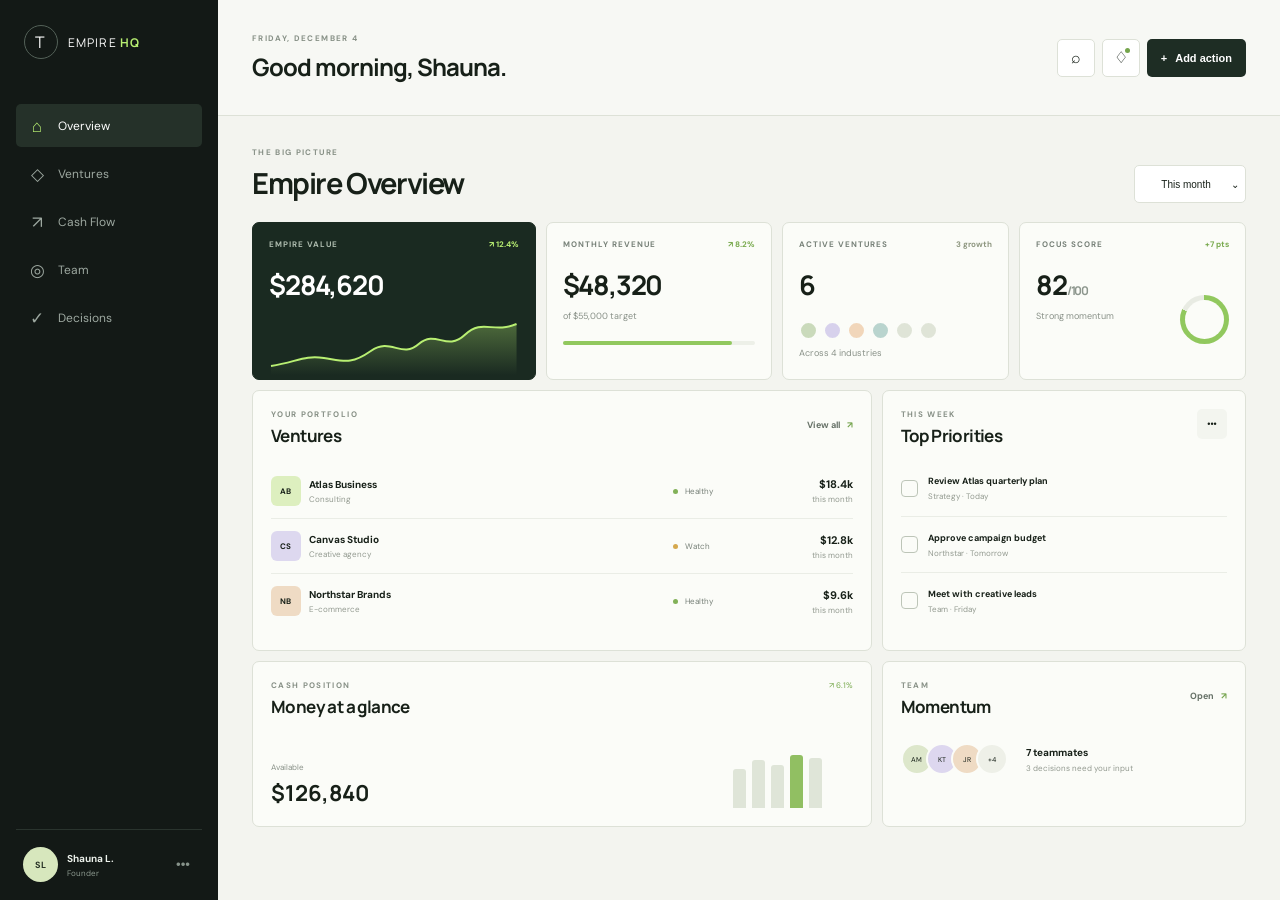
<file: index.html>
<!DOCTYPE html>
<html lang="en">
<head>
  <meta charset="UTF-8" />
  <meta name="viewport" content="width=device-width, initial-scale=1.0" />
  <meta name="theme-color" content="#111714" />
  <meta name="description" content="T-Business Empire HQ — a command center for building, managing, and scaling a modern business empire." />
  <title>T-Business Empire HQ</title>
  <link rel="preconnect" href="https://fonts.googleapis.com">
  <link rel="preconnect" href="https://fonts.gstatic.com" crossorigin>
  <link href="https://fonts.googleapis.com/css2?family=DM+Sans:wght@400;500;600;700&family=Manrope:wght@600;700;800&display=swap" rel="stylesheet">
  <link rel="stylesheet" href="styles.css" />
  <script src="script.js" defer></script>
</head>
<body>
  <aside class="sidebar" id="sidebar">
    <a class="brand" href="#" aria-label="Empire HQ home">
      <span class="brand-mark">T</span>
      <span>EMPIRE <b>HQ</b></span>
    </a>
    <nav class="side-nav" aria-label="Main navigation">
      <a class="active" href="#overview"><span class="nav-icon">⌂</span><span>Overview</span></a>
      <a href="#ventures"><span class="nav-icon">◇</span><span>Ventures</span></a>
      <a href="#money"><span class="nav-icon">↗</span><span>Cash Flow</span></a>
      <a href="#team"><span class="nav-icon">◎</span><span>Team</span></a>
      <a href="#decisions"><span class="nav-icon">✓</span><span>Decisions</span></a>
    </nav>
    <div class="sidebar-bottom">
      <div class="avatar">SL</div>
      <div><strong>Shauna L.</strong><span>Founder</span></div>
      <button aria-label="Account menu">•••</button>
    </div>
  </aside>

  <main class="main-shell">
    <header class="topbar">
      <button class="menu-toggle" id="menuToggle" aria-label="Open menu"><span></span><span></span><span></span></button>
      <div>
        <span class="date-label" id="dateLabel">MONDAY, 19 NOVEMBER</span>
        <h1>Good morning, Shauna.</h1>
      </div>
      <div class="top-actions">
        <button class="icon-button" aria-label="Search">⌕</button>
        <button class="icon-button notification" aria-label="Notifications">♢<i></i></button>
        <button class="add-button" id="addAction">+ <span>Add action</span></button>
      </div>
    </header>

    <section class="content" id="overview">
      <div class="section-heading">
        <div><span class="eyebrow">THE BIG PICTURE</span><h2>Empire Overview</h2></div>
        <button class="period-button">This month <span>⌄</span></button>
      </div>

      <div class="metric-grid">
        <article class="metric-card dark-card">
          <div class="metric-top"><span>EMPIRE VALUE</span><span class="trend positive">↗ 12.4%</span></div>
          <strong>$284,620</strong>
          <div class="sparkline" aria-label="Empire value trend"><svg viewBox="0 0 250 58" role="img"><defs><linearGradient id="area" x1="0" y1="0" x2="0" y2="1"><stop offset="0" stop-color="#b8ef72" stop-opacity=".32"/><stop offset="1" stop-color="#b8ef72" stop-opacity="0"/></linearGradient></defs><path d="M2 49 C28 45,35 38,55 41 S82 48,102 34 S133 42,150 27 S178 35,196 18 S224 17,248 7 L248 58 L2 58 Z" fill="url(#area)"/><path d="M2 49 C28 45,35 38,55 41 S82 48,102 34 S133 42,150 27 S178 35,196 18 S224 17,248 7" fill="none" stroke="#b8ef72" stroke-width="2"/></svg></div>
        </article>
        <article class="metric-card"><div class="metric-top"><span>MONTHLY REVENUE</span><span class="trend positive">↗ 8.2%</span></div><strong>$48,320</strong><p>of $55,000 target</p><div class="progress"><i style="width:88%"></i></div></article>
        <article class="metric-card"><div class="metric-top"><span>ACTIVE VENTURES</span><span class="trend neutral">3 growth</span></div><strong>6</strong><div class="venture-dots"><i></i><i></i><i></i><i></i><i></i><i></i></div><p>Across 4 industries</p></article>
        <article class="metric-card"><div class="metric-top"><span>FOCUS SCORE</span><span class="trend positive">+7 pts</span></div><strong>82<span>/100</span></strong><div class="focus-ring"><i></i></div><p>Strong momentum</p></article>
      </div>

      <div class="dashboard-grid">
        <article class="panel ventures-panel" id="ventures">
          <div class="panel-header"><div><span class="eyebrow">YOUR PORTFOLIO</span><h3>Ventures</h3></div><a href="#">View all <span>↗</span></a></div>
          <div class="venture-list">
            <div class="venture-row"><div class="venture-logo lime">AB</div><div class="venture-name"><strong>Atlas Business</strong><span>Consulting</span></div><div class="venture-health"><span class="health-dot"></span> Healthy</div><div class="venture-revenue"><strong>$18.4k</strong><span>this month</span></div></div>
            <div class="venture-row"><div class="venture-logo lilac">CS</div><div class="venture-name"><strong>Canvas Studio</strong><span>Creative agency</span></div><div class="venture-health"><span class="health-dot amber"></span> Watch</div><div class="venture-revenue"><strong>$12.8k</strong><span>this month</span></div></div>
            <div class="venture-row"><div class="venture-logo peach">NB</div><div class="venture-name"><strong>Northstar Brands</strong><span>E-commerce</span></div><div class="venture-health"><span class="health-dot"></span> Healthy</div><div class="venture-revenue"><strong>$9.6k</strong><span>this month</span></div></div>
          </div>
        </article>

        <article class="panel priorities-panel" id="decisions">
          <div class="panel-header"><div><span class="eyebrow">THIS WEEK</span><h3>Top Priorities</h3></div><button class="more-button" aria-label="More options">•••</button></div>
          <div class="priority-list">
            <label><input type="checkbox"><span class="checkmark"></span><span class="priority-copy"><strong>Review Atlas quarterly plan</strong><small>Strategy · Today</small></span></label>
            <label><input type="checkbox"><span class="checkmark"></span><span class="priority-copy"><strong>Approve campaign budget</strong><small>Northstar · Tomorrow</small></span></label>
            <label><input type="checkbox"><span class="checkmark"></span><span class="priority-copy"><strong>Meet with creative leads</strong><small>Team · Friday</small></span></label>
          </div>
        </article>

        <article class="panel cash-panel" id="money">
          <div class="panel-header"><div><span class="eyebrow">CASH POSITION</span><h3>Money at a glance</h3></div><span class="trend positive">↗ 6.1%</span></div>
          <div class="cash-content"><div><span>Available</span><strong>$126,840</strong></div><div class="cash-chart"><div class="cash-bar" style="--h:68%"></div><div class="cash-bar" style="--h:82%"></div><div class="cash-bar" style="--h:74%"></div><div class="cash-bar active" style="--h:92%"></div><div class="cash-bar" style="--h:86%"></div></div></div>
        </article>

        <article class="panel team-panel" id="team">
          <div class="panel-header"><div><span class="eyebrow">TEAM</span><h3>Momentum</h3></div><a href="#">Open <span>↗</span></a></div>
          <div class="team-content"><div class="avatar-stack"><i>AM</i><i>KT</i><i>JR</i><i>+4</i></div><div><strong>7 teammates</strong><span>3 decisions need your input</span></div></div>
        </article>
      </div>
    </section>
  </main>

  <div class="modal" id="actionModal" aria-hidden="true">
    <div class="modal-card" role="dialog" aria-modal="true" aria-labelledby="modalTitle">
      <button class="modal-close" id="modalClose" aria-label="Close">×</button>
      <span class="eyebrow">NEW ITEM</span>
      <h2 id="modalTitle">Add an action</h2>
      <form id="actionForm">
        <label>Action name<input type="text" required placeholder="What needs to happen?"></label>
        <label>Category<select><option>Strategy</option><option>Operations</option><option>Finance</option><option>Team</option></select></label>
        <button class="submit-button" type="submit">Add to priorities</button>
      </form>
    </div>
  </div>
</body>
</html>
</file>
<file: styles.css>
:root{--ink:#172018;--forest:#18231c;--green:#b8ef72;--lime:#daf6ab;--paper:#f3f4ef;--panel:#fbfcf8;--line:#dde1d7;--muted:#7c867d}*{box-sizing:border-box}html{scroll-behavior:smooth}body{margin:0;font-family:'DM Sans',sans-serif;background:var(--paper);color:var(--ink);-webkit-font-smoothing:antialiased}.sidebar{position:fixed;left:0;top:0;bottom:0;width:218px;padding:25px 16px 18px;background:#131916;color:#edf2ec;display:flex;flex-direction:column;z-index:20}.brand{display:flex;align-items:center;gap:10px;color:#fff;text-decoration:none;font-family:'Manrope',sans-serif;font-size:12px;letter-spacing:1.1px;margin:0 8px 45px}.brand b{color:var(--green)}.brand-mark{width:34px;height:34px;border:1px solid #536158;border-radius:50%;display:grid;place-items:center;font-size:16px}.side-nav{display:grid;gap:5px}.side-nav a{height:43px;padding:0 12px;display:flex;align-items:center;gap:12px;border-radius:5px;text-decoration:none;color:#9da8a0;font-size:12px}.side-nav a.active{background:#253129;color:#fff}.side-nav a.active .nav-icon{color:var(--green)}.nav-icon{width:18px;text-align:center;font-size:17px}.sidebar-bottom{margin-top:auto;display:grid;grid-template-columns:35px 1fr 25px;align-items:center;gap:9px;border-top:1px solid #2a342e;padding:17px 7px 0}.avatar{width:35px;height:35px;border-radius:50%;background:#d7e7bd;color:#263125;display:grid;place-items:center;font-size:9px;font-weight:700}.sidebar-bottom strong,.sidebar-bottom span{display:block}.sidebar-bottom strong{font-size:10px}.sidebar-bottom span{font-size:8px;color:#8c998f;margin-top:3px}.sidebar-bottom button{border:0;background:none;color:#87938a}.main-shell{margin-left:218px;min-height:100vh}.topbar{height:116px;padding:26px 3.2%;display:flex;align-items:center;justify-content:space-between;border-bottom:1px solid var(--line);background:#f7f8f4}.date-label,.eyebrow{display:block;font-size:8px;letter-spacing:1.35px;font-weight:700;color:#879086}.topbar h1{font-family:'Manrope',sans-serif;font-size:24px;letter-spacing:-1px;margin:7px 0 0}.top-actions{display:flex;align-items:center;gap:7px}.icon-button,.period-button,.more-button{border:1px solid var(--line);background:#fff;color:var(--ink);border-radius:5px;height:38px}.icon-button{width:38px;font-size:16px}.notification{position:relative}.notification i{position:absolute;width:5px;height:5px;border-radius:50%;background:#75a54c;right:9px;top:8px}.add-button{height:38px;border:0;border-radius:5px;background:#1e2d24;color:#fff;padding:0 14px;font-size:11px;font-weight:700}.add-button span{margin-left:5px}.menu-toggle{display:none}.content{padding:31px 3.2% 50px}.section-heading{display:flex;align-items:end;justify-content:space-between;margin-bottom:19px}.section-heading h2{font-family:'Manrope',sans-serif;font-size:29px;letter-spacing:-1.4px;margin:6px 0 0}.period-button{width:112px;font-size:10px}.period-button span{float:right}.metric-grid{display:grid;grid-template-columns:1.25fr 1fr 1fr 1fr;gap:10px}.metric-card{height:158px;background:var(--panel);border:1px solid var(--line);border-radius:7px;padding:16px 16px 12px;position:relative;overflow:hidden}.metric-card.dark-card{background:#1a2a21;color:#fff;border-color:#1a2a21}.metric-top{display:flex;justify-content:space-between;align-items:center;font-size:8px;letter-spacing:1px;font-weight:700;color:#778178}.dark-card .metric-top{color:#aebcaf}.trend{font-size:8px;letter-spacing:0}.trend.positive{color:#78a94d}.dark-card .trend{color:var(--green)}.trend.neutral{color:#8d967f}.metric-card>strong{display:block;font-family:'Manrope',sans-serif;font-size:27px;letter-spacing:-1.2px;margin-top:17px}.metric-card>strong span{font-size:12px;color:#8c968d}.metric-card p{font-size:9px;color:#899188;margin:7px 0}.sparkline{position:absolute;height:58px;left:16px;right:16px;bottom:4px}.sparkline svg{width:100%;height:100%}.progress{height:4px;background:#edf0e8;border-radius:5px;margin-top:19px}.progress i{height:100%;display:block;border-radius:5px;background:#91c85e}.venture-dots{display:flex;gap:5px;margin-top:18px}.venture-dots i{width:19px;height:19px;border-radius:50%;background:#cadabb;border:2px solid #fbfcf8}.venture-dots i:nth-child(2){background:#d7d1ec}.venture-dots i:nth-child(3){background:#f1d6ba}.venture-dots i:nth-child(4){background:#b9d4ce}.venture-dots i:nth-child(n+5){background:#dfe4d7}.focus-ring{position:absolute;right:16px;bottom:35px;width:49px;height:49px;border-radius:50%;background:conic-gradient(#91c85e 82%,#e8ebe3 0);display:grid;place-items:center}.focus-ring i{width:39px;height:39px;border-radius:50%;background:var(--panel)}.dashboard-grid{display:grid;grid-template-columns:1.7fr 1fr;gap:10px;margin-top:10px}.panel{background:var(--panel);border:1px solid var(--line);border-radius:7px;padding:18px}.ventures-panel{min-height:261px}.priorities-panel{min-height:261px}.cash-panel,.team-panel{min-height:150px}.panel-header{display:flex;justify-content:space-between;align-items:start}.panel-header h3{font-family:'Manrope',sans-serif;font-size:17px;letter-spacing:-.6px;margin:5px 0 0}.panel-header>a{font-size:9px;font-weight:700;color:#667167;text-decoration:none;margin-top:10px}.panel-header>a span{color:#76a54f;margin-left:5px}.venture-list{margin-top:16px}.venture-row{height:55px;border-top:1px solid #eaede6;display:grid;grid-template-columns:38px 1fr 100px 80px;align-items:center}.venture-row:first-child{border-top:0}.venture-logo{width:30px;height:30px;border-radius:6px;display:grid;place-items:center;font-size:8px;font-weight:700}.lime{background:#ddefbf}.lilac{background:#ddd8ef}.peach{background:#efdbc4}.venture-name strong,.venture-name span,.venture-revenue strong,.venture-revenue span{display:block}.venture-name strong{font-size:10px}.venture-name span,.venture-revenue span{font-size:8px;color:#92998f;margin-top:3px}.venture-health{font-size:8px;color:#778078}.health-dot{display:inline-block;width:5px;height:5px;border-radius:50%;background:#82b158;margin-right:5px}.health-dot.amber{background:#d5a84e}.venture-revenue{text-align:right}.venture-revenue strong{font-size:11px}.more-button{width:30px;height:30px;border:0;background:#f3f5ef;font-size:9px}.priority-list{display:grid;margin-top:13px}.priority-list label{height:56px;border-top:1px solid #eaede6;display:flex;align-items:center;gap:10px;cursor:pointer}.priority-list label:first-child{border-top:0}.priority-list input{position:absolute;opacity:0}.checkmark{width:17px;height:17px;border:1px solid #bdc5b8;border-radius:4px;flex:none}.priority-list input:checked+.checkmark{background:var(--green);border-color:#91bd59;box-shadow:inset 0 0 0 4px #f9fbf6}.priority-copy strong,.priority-copy small{display:block}.priority-copy strong{font-size:9px}.priority-copy small{font-size:8px;color:#92998f;margin-top:4px}.cash-content{display:grid;grid-template-columns:1fr 120px;align-items:end;height:90px}.cash-content>div:first-child span,.cash-content>div:first-child strong{display:block}.cash-content>div:first-child span{font-size:8px;color:#899188}.cash-content>div:first-child strong{font-family:'Manrope',sans-serif;font-size:22px;margin-top:6px}.cash-chart{height:58px;display:flex;align-items:end;gap:6px}.cash-bar{width:13px;height:var(--h);background:#dfe5d8;border-radius:3px 3px 0 0}.cash-bar.active{background:#91bf62}.team-content{display:flex;align-items:center;gap:18px;margin-top:25px}.avatar-stack{display:flex}.avatar-stack i{width:32px;height:32px;border:2px solid var(--panel);border-radius:50%;margin-left:-7px;background:#dde7cb;display:grid;place-items:center;font-style:normal;font-size:7px}.avatar-stack i:first-child{margin-left:0}.avatar-stack i:nth-child(2){background:#ddd7ef}.avatar-stack i:nth-child(3){background:#efdbc4}.avatar-stack i:nth-child(4){background:#eef0e8}.team-content strong,.team-content span{display:block}.team-content strong{font-size:10px}.team-content span{font-size:8px;color:#92998f;margin-top:4px}.modal{position:fixed;inset:0;background:#10161299;display:none;place-items:center;z-index:50;padding:20px}.modal.open{display:grid}.modal-card{position:relative;width:min(430px,100%);background:#f8f9f5;border-radius:8px;padding:30px}.modal-card h2{font-family:'Manrope',sans-serif;margin:8px 0 22px}.modal-close{position:absolute;right:16px;top:12px;border:0;background:none;font-size:24px;cursor:pointer}.modal-card form{display:grid;gap:15px}.modal-card label{display:grid;gap:7px;font-size:10px;font-weight:700}.modal-card input,.modal-card select{height:42px;border:1px solid var(--line);border-radius:5px;padding:0 12px;background:#fff;font:inherit}.submit-button{height:44px;border:0;border-radius:5px;background:#1e2d24;color:#fff;font-weight:700}.menu-toggle{border:0;background:none;width:38px;height:38px;padding:8px}.menu-toggle span{display:block;height:2px;background:var(--ink);margin:4px 0}@media(max-width:1050px){.sidebar{width:190px}.main-shell{margin-left:190px}.metric-grid{grid-template-columns:repeat(2,1fr)}.dashboard-grid{grid-template-columns:1fr}.priorities-panel,.ventures-panel{min-height:auto}}@media(max-width:720px){.sidebar{transform:translateX(-100%);transition:.25s;width:218px}.sidebar.open{transform:translateX(0);box-shadow:12px 0 40px #0003}.main-shell{margin-left:0}.topbar{height:92px;padding:18px 5%}.menu-toggle{display:block;margin-right:8px}.topbar>div:nth-child(2){margin-right:auto}.topbar h1{font-size:19px}.top-actions .icon-button{display:none}.add-button span{display:none}.add-button{width:38px;padding:0}.content{padding:24px 5% 40px}.metric-grid{grid-template-columns:1fr 1fr}.metric-card{height:145px}.dashboard-grid{grid-template-columns:1fr}.cash-panel,.team-panel{min-height:150px}.venture-row{grid-template-columns:38px 1fr 85px}.venture-revenue{display:none}}@media(max-width:430px){.date-label{font-size:7px}.topbar h1{font-size:16px}.period-button{width:100px}.metric-grid{grid-template-columns:1fr}.metric-card{height:150px}.section-heading h2{font-size:25px}.venture-row{grid-template-columns:38px 1fr 72px}.venture-health{font-size:7px}}
</file>
